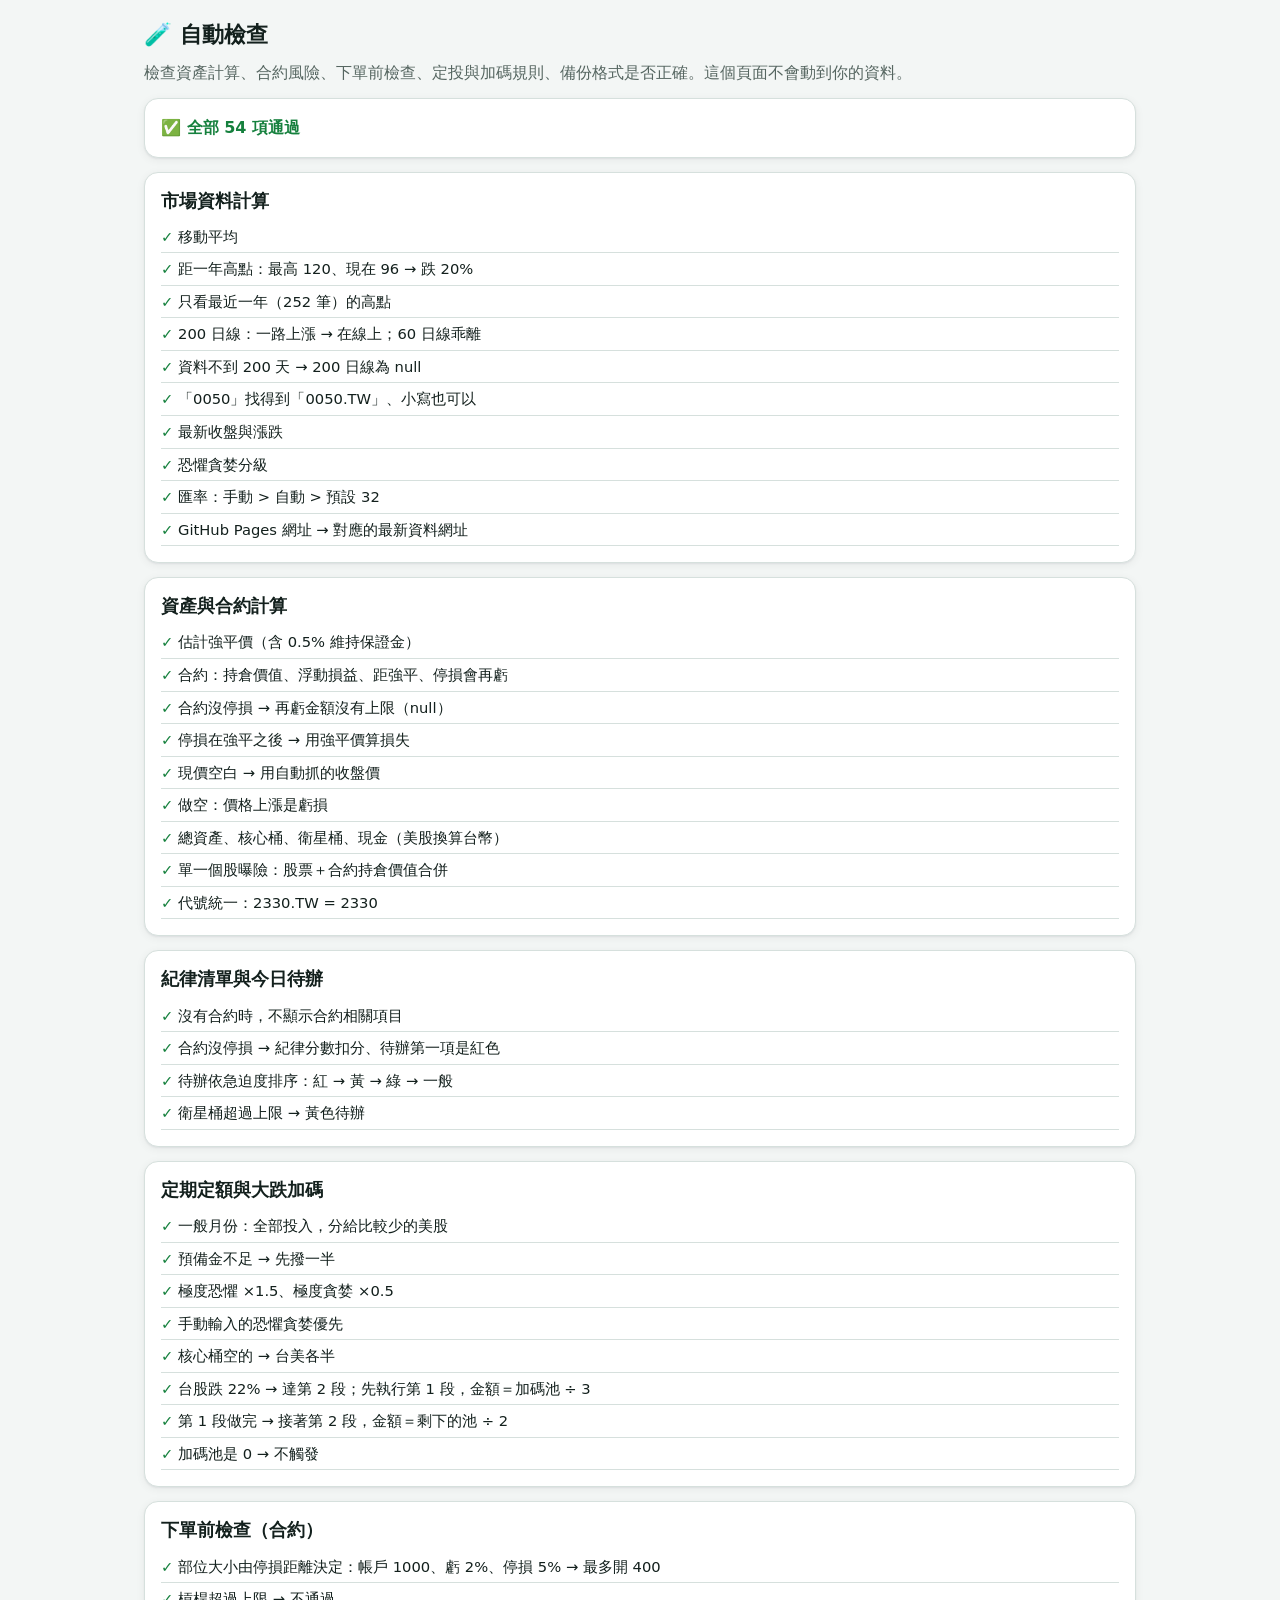
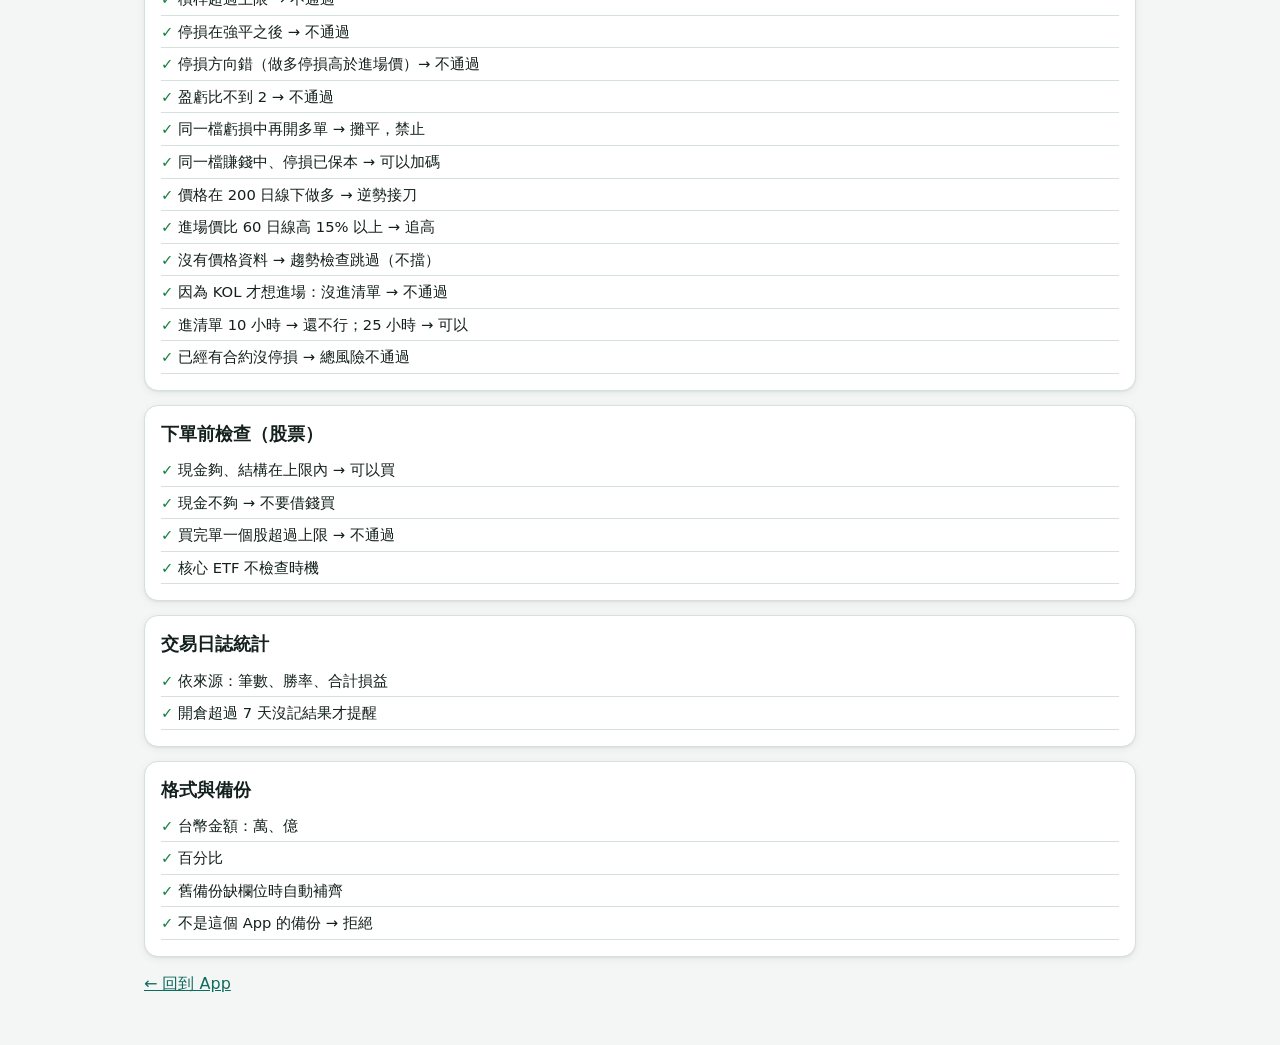
<file: tests/tests.html>
<!doctype html>
<html lang="zh-Hant">
<head>
  <meta charset="utf-8">
  <meta name="viewport" content="width=device-width, initial-scale=1">
  <title>自動檢查 · 投資儀表板</title>
  <link rel="stylesheet" href="../css/style.css">
  <style>
    .t-ok { color: var(--ok); }
    .t-bad { color: var(--bad); }
    .t-row { padding: 4px 0; border-bottom: 1px solid var(--border); font-size: .92rem; }
    .t-msg { color: var(--bad); font-size: .85rem; margin-left: 1.6em; }
  </style>
</head>
<body style="padding-bottom:16px">
  <main class="container">
    <h1>🧪 自動檢查</h1>
    <p class="muted">檢查資產計算、合約風險、下單前檢查、定投與加碼規則、備份格式是否正確。這個頁面不會動到你的資料。</p>
    <div id="summary" class="card">執行中……</div>
    <div id="out"></div>
    <p><a href="../index.html">← 回到 App</a></p>
  </main>
  <script type="module" src="tests.js"></script>
</body>
</html>
</file>
<file: css/style.css>
/* ===== 顏色與尺寸（淺色／深色模式各一組） ===== */
:root {
  color-scheme: light;
  --bg: #f3f6f5;
  --surface: #ffffff;
  --surface-2: #edf2f1;
  --text: #13201d;
  --muted: #566661;
  --border: #d6e0dd;
  --primary: #0f6b5e;
  --primary-ink: #ffffff;
  --primary-soft: #dcefeb;
  --ok: #15803d;
  --ok-soft: #dcf5e4;
  --bad: #c62828;
  --bad-soft: #fde4e4;
  --warn: #9a5800;
  --warn-soft: #fff1d6;
  /* 漲跌（台灣習慣：漲紅跌綠） */
  --up: #c62828;
  --down: #15803d;
  /* 圖表：資料系列（已用色弱檢查工具驗證）與狀態色 */
  --s1: #2a78d6;
  --s2: #eb6834;
  --s3: #1baf7a;
  --st-good: #0ca30c;
  --st-warn: #fab219;
  --st-serious: #ec835a;
  --st-bad: #d03b3b;
  --spark: #9aa6a3;
  --grid: #e3e8e6;
  --axis: #c3cbc8;
  --track: #e6ecea;
  --shadow: 0 1px 2px rgba(16, 24, 40, .06), 0 2px 10px rgba(16, 24, 40, .06);
  --radius: 14px;
  --tabbar-h: 62px;
  --font: system-ui, -apple-system, "Segoe UI", "Noto Sans TC", "Microsoft JhengHei", "PingFang TC", sans-serif;
}

@media (prefers-color-scheme: dark) {
  :root {
    color-scheme: dark;
    --bg: #0e1513;
    --surface: #17201e;
    --surface-2: #1f2a28;
    --text: #e5eeeb;
    --muted: #9bb0aa;
    --border: #2b3936;
    --primary: #4fc3ad;
    --primary-ink: #06221d;
    --primary-soft: #173a34;
    --ok: #4ade80;
    --ok-soft: #12351f;
    --bad: #f87171;
    --bad-soft: #3d1717;
    --warn: #fbbf24;
    --warn-soft: #3a2a0a;
    --up: #f87171;
    --down: #4ade80;
    --s1: #3987e5;
    --s2: #d95926;
    --s3: #199e70;
    --spark: #5d6c68;
    --grid: #26302e;
    --axis: #3a4643;
    --track: #26312f;
    --shadow: 0 1px 2px rgba(0, 0, 0, .3), 0 2px 10px rgba(0, 0, 0, .25);
  }
}

/* ===== 基本 ===== */
* { box-sizing: border-box; }
html { -webkit-text-size-adjust: 100%; }
body {
  margin: 0;
  background: var(--bg);
  color: var(--text);
  font-family: var(--font);
  font-size: 16px;
  line-height: 1.6;
  padding-bottom: calc(var(--tabbar-h) + env(safe-area-inset-bottom, 0px) + 16px);
}
a { color: var(--primary); }
h1, h2, h3 { line-height: 1.3; margin: 0 0 .5em; }
h1 { font-size: 1.4rem; }
h2 { font-size: 1.12rem; }
h3 { font-size: .98rem; }
p { margin: 0 0 .75em; }
button, input, select, textarea { font: inherit; color: inherit; }
img, svg { max-width: 100%; }
.muted { color: var(--muted); }
.small { font-size: .875rem; }
.center { text-align: center; }
.hidden { display: none !important; }
.up { color: var(--up); font-weight: 600; }
.down { color: var(--down); font-weight: 600; }

.container {
  max-width: 1040px;
  margin: 0 auto;
  padding: 16px;
  outline: none;
}

/* ===== 頂部列 ===== */
.topbar {
  position: sticky;
  top: 0;
  z-index: 20;
  display: flex;
  align-items: center;
  justify-content: space-between;
  gap: 8px;
  padding: 10px 16px;
  padding-top: calc(10px + env(safe-area-inset-top, 0px));
  background: var(--surface);
  border-bottom: 1px solid var(--border);
}
.brand {
  font-weight: 700;
  font-size: 1.1rem;
  color: var(--text);
  text-decoration: none;
  white-space: nowrap;
}
.topbar-right { display: flex; align-items: center; gap: 6px; }
.topnav { display: none; }

/* ===== 底部導覽（手機） ===== */
.tabbar {
  position: fixed;
  left: 0;
  right: 0;
  bottom: 0;
  z-index: 20;
  display: flex;
  justify-content: center;
  background: var(--surface);
  border-top: 1px solid var(--border);
  padding-bottom: env(safe-area-inset-bottom, 0px);
}
.tabbar a, .tabbar button {
  flex: 1;
  max-width: 160px;
  height: var(--tabbar-h);
  display: flex;
  flex-direction: column;
  align-items: center;
  justify-content: center;
  gap: 2px;
  color: var(--muted);
  text-decoration: none;
  font-size: .78rem;
  background: none;
  border: none;
  cursor: pointer;
}
.tabbar .tab-icon { font-size: 1.3rem; line-height: 1; filter: grayscale(.6); }
.tabbar .active { color: var(--primary); font-weight: 700; }
.tabbar .active .tab-icon { filter: none; }

.sheet {
  position: fixed;
  inset: 0;
  z-index: 30;
  background: rgba(8, 12, 20, .45);
  display: flex;
  align-items: flex-end;
}
.sheet[hidden] { display: none; }
.sheet-card {
  width: 100%;
  background: var(--surface);
  border-radius: 18px 18px 0 0;
  padding: 12px 12px calc(var(--tabbar-h) + env(safe-area-inset-bottom, 0px) + 8px);
  display: grid;
  grid-template-columns: repeat(3, 1fr);
  gap: 8px;
}
.sheet-card a {
  display: flex;
  flex-direction: column;
  align-items: center;
  gap: 4px;
  padding: 12px 4px;
  border-radius: 12px;
  background: var(--surface-2);
  color: var(--text);
  text-decoration: none;
  font-weight: 600;
  font-size: .9rem;
}
.sheet-card a span { font-size: 1.3rem; }
.sheet-card a.active { outline: 2px solid var(--primary); }

/* ===== 卡片與版面 ===== */
.card {
  background: var(--surface);
  border: 1px solid var(--border);
  border-radius: var(--radius);
  box-shadow: var(--shadow);
  padding: 16px;
  margin-bottom: 14px;
  min-width: 0;
}
.card > :last-child { margin-bottom: 0; }
.card-head {
  display: flex;
  align-items: center;
  justify-content: space-between;
  gap: 8px;
  margin-bottom: 10px;
}
.card-head h2, .card-head h3 { margin: 0; }
.page-head { margin: 4px 0 14px; }
.page-head p { color: var(--muted); margin: 0; font-size: .92rem; }
.row { display: flex; align-items: center; gap: 6px; flex-wrap: wrap; }
.row.between { justify-content: space-between; }
.grid-2 { display: grid; grid-template-columns: 1fr 1fr; gap: 10px; }
.grid-3 { display: grid; grid-template-columns: repeat(3, 1fr); gap: 8px; }
.grid-2.wide { grid-template-columns: 1fr; gap: 0; }
.grid-2.wide > * { min-width: 0; }
.big-num { font-size: 2rem; font-weight: 700; line-height: 1.2; margin: 0 0 4px; }
.big-sub { font-size: 1.05rem; font-weight: 700; }
.note {
  padding: 10px 12px;
  border-radius: 10px;
  background: var(--primary-soft);
  color: var(--text);
  font-size: .9rem;
  margin: 10px 0 0;
}
.note.warn { background: var(--warn-soft); }
.note.ok { background: var(--ok-soft); }
.stat {
  background: var(--surface-2);
  border-radius: 12px;
  padding: 10px 8px;
  text-align: center;
  min-width: 0;
}
.stat .sv { font-size: 1.25rem; font-weight: 700; line-height: 1.3; overflow-wrap: anywhere; }
.stat .sl { color: var(--muted); font-size: .8rem; line-height: 1.4; }
.sep { border: none; border-top: 1px solid var(--border); margin: 16px 0; }

/* ===== 按鈕 ===== */
.btn {
  display: inline-flex;
  align-items: center;
  justify-content: center;
  gap: 6px;
  min-height: 44px;
  padding: 8px 16px;
  border-radius: 10px;
  border: 1px solid var(--border);
  background: var(--surface);
  color: var(--text);
  font-weight: 600;
  cursor: pointer;
  text-decoration: none;
  transition: transform .05s, background .15s;
  -webkit-tap-highlight-color: transparent;
}
.btn:active { transform: scale(.98); }
.btn:disabled { opacity: .45; cursor: not-allowed; }
.btn.primary { background: var(--primary); border-color: var(--primary); color: var(--primary-ink); }
.btn.ghost { background: transparent; }
.btn.danger { color: var(--bad); border-color: var(--bad); background: transparent; }
.btn.block { display: flex; width: 100%; margin-top: 8px; }
.btn.sm { min-height: 36px; padding: 4px 12px; font-size: .9rem; }
.btn:focus-visible, .icon-btn:focus-visible, a:focus-visible, button:focus-visible, svg:focus-visible {
  outline: 3px solid var(--primary);
  outline-offset: 2px;
}
.actions { display: flex; flex-wrap: wrap; gap: 10px; margin-top: 14px; }
.actions .btn { flex: 1 1 auto; }
.icon-btn {
  display: inline-flex;
  align-items: center;
  justify-content: center;
  min-width: 40px;
  height: 40px;
  border-radius: 10px;
  background: transparent;
  text-decoration: none;
  font-size: 1.15rem;
}
.icon-btn:hover { background: var(--surface-2); }
.icon-btn.active { background: var(--primary-soft); }

/* ===== 小標籤 ===== */
.chip {
  display: inline-flex;
  align-items: center;
  gap: 4px;
  padding: 2px 10px;
  border-radius: 999px;
  background: var(--surface-2);
  color: var(--muted);
  font-size: .8rem;
  font-weight: 600;
  white-space: nowrap;
  text-decoration: none;
}
.chip:empty { display: none; }
.chip.primary { background: var(--primary-soft); color: var(--primary); }
.chip.ok { background: var(--ok-soft); color: var(--ok); }
.chip.bad { background: var(--bad-soft); color: var(--bad); }
.chip.warn { background: var(--warn-soft); color: var(--warn); }

/* ===== 今日待辦 ===== */
.todos { display: grid; gap: 8px; }
.todo {
  display: flex;
  align-items: center;
  gap: 10px;
  padding: 10px 12px;
  border-radius: 12px;
  background: var(--surface-2);
  border-left: 4px solid var(--border);
  color: inherit;
  text-decoration: none;
}
.todo.lv-bad { border-left-color: var(--st-bad); background: var(--bad-soft); }
.todo.lv-warn { border-left-color: var(--st-warn); background: var(--warn-soft); }
.todo.lv-good { border-left-color: var(--st-good); background: var(--ok-soft); }
.todo.lv-info { border-left-color: var(--primary); }
.todo .ti { font-size: 1.2rem; width: 26px; text-align: center; flex: none; }
.todo .tb { flex: 1; min-width: 0; display: flex; flex-direction: column; }
.todo .tt { font-weight: 700; }
.todo .td { color: var(--muted); font-size: .86rem; }
.todo .arrow { color: var(--muted); font-size: 1.2rem; }

/* ===== 紀律清單 ===== */
.discs { display: grid; }
.disc {
  display: grid;
  grid-template-columns: 24px 1fr auto;
  align-items: center;
  gap: 8px;
  padding: 8px 2px;
  border-bottom: 1px solid var(--border);
  color: inherit;
  text-decoration: none;
  font-size: .93rem;
}
.disc:last-child { border-bottom: none; }
.disc .dk {
  width: 22px;
  height: 22px;
  border-radius: 50%;
  display: inline-flex;
  align-items: center;
  justify-content: center;
  font-size: .8rem;
  font-weight: 800;
  color: #fff;
}
.disc .dk.good { background: var(--st-good); }
.disc .dk.warn { background: var(--st-warn); color: #0b0b0b; }
.disc .dk.bad { background: var(--st-bad); }
.disc .dv { color: var(--muted); font-size: .85rem; text-align: right; }

/* ===== 下單前檢查 ===== */
.checks { list-style: none; margin: 10px 0 0; padding: 0; }
.checks li { display: flex; gap: 10px; padding: 7px 0; border-bottom: 1px solid var(--border); font-size: .93rem; }
.checks li:last-child { border-bottom: none; }
.checks li.grp { font-weight: 700; color: var(--muted); font-size: .8rem; padding-top: 14px; border-bottom: none; }
.checks .ck {
  flex: none;
  width: 22px;
  height: 22px;
  border-radius: 50%;
  display: inline-flex;
  align-items: center;
  justify-content: center;
  font-size: .78rem;
  font-weight: 800;
  color: #fff;
  margin-top: 2px;
}
.checks .ok .ck { background: var(--st-good); }
.checks .no .ck { background: var(--st-bad); }
.checks .skip .ck { background: var(--track); color: var(--muted); }
.checks .no b { color: var(--bad); }
.big-seg { margin-bottom: 14px; }
.big-seg button { min-width: 110px; }

/* ===== 數字卡片 ===== */
.tiles { display: grid; grid-template-columns: repeat(2, 1fr); gap: 8px; margin-bottom: 10px; }
.tile { background: var(--surface-2); border-radius: 12px; padding: 10px 12px; min-width: 0; }
.tile .tl { color: var(--muted); font-size: .82rem; }
.tile .tv { font-size: 1.2rem; font-weight: 700; line-height: 1.3; overflow-wrap: anywhere; }
.tile .spark { display: block; width: 100%; height: auto; max-height: 48px; margin: 4px 0; }
.mini-list { list-style: none; margin: 10px 0 0; padding: 0; }
.mini-list li { display: flex; justify-content: space-between; gap: 10px; padding: 5px 0; border-bottom: 1px solid var(--border); font-size: .92rem; }
.mini-list li:last-child { border-bottom: none; }
.mini-list li span { color: var(--muted); }
.mini-list li b { text-align: right; font-weight: 600; }
.rule-map { margin: 0; padding-left: 1.2em; font-size: .93rem; }
.rule-map li { margin: 3px 0; }
.steps { padding-left: 1.4em; margin: 0; }
.steps li { margin-bottom: 10px; }

/* ===== 圖表 ===== */
.legend { display: flex; flex-wrap: wrap; gap: 4px 14px; font-size: .82rem; color: var(--muted); margin-bottom: 4px; }
.legend span { display: inline-flex; align-items: center; gap: 6px; }
.legend i { width: 14px; height: 2px; border-radius: 1px; display: inline-block; }
.chart-wrap { position: relative; }
.chart-wrap svg { display: block; width: 100%; height: auto; overflow: visible; touch-action: pan-y; }
.chart-wrap .grid { stroke: var(--grid); stroke-width: 1; }
.chart-wrap .axis { stroke: var(--axis); stroke-width: 1; }
.chart-wrap .tick { fill: var(--muted); font-size: 11px; font-variant-numeric: tabular-nums; }
.chart-wrap .cross { stroke: var(--muted); stroke-width: 1; }
.chart-wrap .ring { stroke: var(--surface); stroke-width: 2; }
.chart-tip {
  position: absolute;
  pointer-events: none;
  background: var(--surface);
  border: 1px solid var(--border);
  box-shadow: var(--shadow);
  border-radius: 8px;
  padding: 6px 10px;
  font-size: .8rem;
  white-space: nowrap;
  transform: translate(-50%, 0);
  z-index: 5;
}
.chart-tip .tip-date { color: var(--muted); margin-bottom: 2px; }
.chart-tip .tr { display: flex; align-items: center; gap: 6px; }
.chart-tip .tr i { width: 12px; height: 2px; display: inline-block; }
.chart-tip .tr span { color: var(--muted); }
details.table-view { margin-top: 8px; font-size: .85rem; }
details.table-view summary { cursor: pointer; color: var(--muted); }
.table-scroll { overflow-x: auto; }
table.data { width: 100%; border-collapse: collapse; margin-top: 6px; font-variant-numeric: tabular-nums; font-size: .9rem; }
table.data th, table.data td { padding: 6px; border-bottom: 1px solid var(--border); text-align: right; white-space: nowrap; }
table.data th { color: var(--muted); font-weight: 600; font-size: .82rem; }
table.data th:first-child, table.data td:first-child { text-align: left; }

/* 堆疊橫條：片段之間 2px 空隙 */
.stack { display: flex; gap: 2px; height: 14px; margin: 10px 0 8px; }
.stack span { display: block; min-width: 4px; }
.stack span:first-child { border-radius: 4px 0 0 4px; }
.stack span:last-child { border-radius: 0 4px 4px 0; }
.stack span:only-child { border-radius: 4px; }
.stack-legend { display: grid; gap: 4px; font-size: .9rem; }
.stack-legend div { display: grid; grid-template-columns: 12px auto 44px 1fr; align-items: center; gap: 8px; }
.stack-legend i { width: 10px; height: 10px; border-radius: 2px; }
.stack-legend b { text-align: right; font-variant-numeric: tabular-nums; }
.stack-legend .muted { text-align: right; }

/* 量表 */
.meter { position: relative; height: 10px; border-radius: 999px; background: var(--track); margin: 6px 0; }
.meter .fill { position: absolute; left: 0; top: 0; bottom: 0; border-radius: 999px; }
.meter .cap, .hb-track .cap { position: absolute; top: -4px; bottom: -4px; width: 2px; background: var(--text); transform: translateX(-1px); border-radius: 1px; }
.meter-ticks { position: relative; height: 16px; font-size: .74rem; color: var(--muted); }
.meter-ticks span { position: absolute; transform: translateX(-50%); white-space: nowrap; }
.meter-ticks span:first-child:last-child { transform: translateX(-50%); }
.st-neutral { background: var(--s1); }
.st-good { background: var(--st-good); }
.st-warn { background: var(--st-warn); }
.st-serious { background: var(--st-serious); }
.st-bad { background: var(--st-bad); }
.dd-block { margin-bottom: 14px; }

/* 橫向長條 */
.hbars { display: grid; gap: 8px; margin-bottom: 8px; }
.hb-row { display: grid; grid-template-columns: minmax(70px, 30%) 1fr; align-items: center; gap: 10px; }
.hb-label { font-size: .88rem; overflow: hidden; text-overflow: ellipsis; white-space: nowrap; }
.hb-track { position: relative; height: 18px; margin-right: 112px; }
.hb-bar { position: absolute; left: 0; top: 2px; height: 14px; border-radius: 0 4px 4px 0; background: var(--s1); min-width: 2px; }
.hb-bar.st-bad { background: var(--st-bad); }
.hb-val { position: absolute; top: 0; z-index: 1; margin-left: 4px; padding: 0 4px; background: var(--surface); border-radius: 4px; font-size: .8rem; white-space: nowrap; color: var(--text); font-variant-numeric: tabular-nums; }
.cap-legend { height: 14px; }
.cap-legend .cap-label { position: absolute; transform: translateX(-50%); font-size: .74rem; color: var(--muted); white-space: nowrap; }

/* ===== 標的切換 ===== */
.sym-pick { display: flex; gap: 6px; overflow-x: auto; padding-bottom: 6px; margin-bottom: 6px; }
.sym-pick button {
  flex: none;
  border: 1px solid var(--border);
  background: var(--surface);
  border-radius: 999px;
  padding: 4px 12px;
  min-height: 34px;
  font-size: .85rem;
  cursor: pointer;
}
.sym-pick button.on { background: var(--primary); border-color: var(--primary); color: var(--primary-ink); }

.segmented {
  display: inline-flex;
  background: var(--surface-2);
  border-radius: 10px;
  padding: 3px;
  gap: 2px;
}
.segmented button {
  border: none;
  background: transparent;
  padding: 6px 14px;
  min-height: 38px;
  border-radius: 8px;
  cursor: pointer;
  font-weight: 600;
  color: var(--muted);
}
.segmented button.on { background: var(--surface); color: var(--text); box-shadow: var(--shadow); }

/* ===== 清單 ===== */
.list { list-style: none; margin: 0; padding: 0; }
.list-item { display: flex; align-items: flex-start; gap: 10px; padding: 12px 2px; border-bottom: 1px solid var(--border); }
.list-item:last-child { border-bottom: none; }
.list-item .li-main { flex: 1; min-width: 0; }
.list-item .li-title { font-weight: 600; display: flex; flex-wrap: wrap; align-items: center; gap: 6px; }
.list-item .li-sub { color: var(--muted); font-size: .88rem; overflow-wrap: anywhere; }
.list-item .li-side { display: flex; flex-direction: column; align-items: flex-end; gap: 6px; flex: none; }

/* 可展開的持倉列 */
.row-card { border: 1px solid var(--border); border-radius: 12px; margin-bottom: 8px; background: var(--surface-2); }
.row-card summary { cursor: pointer; padding: 10px 12px; font-weight: 600; list-style-position: inside; }
.row-card[open] summary { border-bottom: 1px solid var(--border); }
.row-card .form-grid { padding: 12px 12px 0; }
.row-card > .btn { margin: 0 12px 12px; }

.lock { text-align: center; padding: 8px 0; }
.months { display: flex; flex-wrap: wrap; gap: 6px; margin-top: 12px; }
.months span { font-size: .8rem; padding: 2px 8px; border-radius: 999px; background: var(--surface-2); color: var(--muted); }
.months span.on { background: var(--ok-soft); color: var(--ok); font-weight: 700; }
.buy-lines { display: grid; gap: 6px; margin: 12px 0 4px; }
.buy-line { display: flex; justify-content: space-between; align-items: center; gap: 10px; padding: 10px 12px; border-radius: 10px; background: var(--primary-soft); }
.done-row { margin-top: 10px; border-top: 1px solid var(--border); padding-top: 12px; }

/* ===== 表單 ===== */
.form-grid { display: grid; grid-template-columns: 1fr 1fr; gap: 0 12px; }
.form-grid .span-2 { grid-column: 1 / -1; }
.field { display: block; margin-bottom: 12px; min-width: 0; }
.field > span { display: block; font-weight: 600; margin-bottom: 4px; font-size: .9rem; }
.field > small { display: block; margin-top: 3px; line-height: 1.4; }
.check-field { display: flex; align-items: center; gap: 8px; padding-top: 26px; }
.check-field input { width: 22px; height: 22px; }
.check-field span { margin: 0; }
.group-title { margin-top: 14px; color: var(--muted); font-size: .88rem; }
.inline-field { margin-top: 10px; }
input[type="text"], input[type="number"], input[type="date"], textarea, select {
  width: 100%;
  padding: 9px 12px;
  border: 1px solid var(--border);
  border-radius: 10px;
  background: var(--surface);
  min-height: 44px;
}
textarea { min-height: 64px; resize: vertical; line-height: 1.5; }
input:focus, textarea:focus, select:focus { outline: 2px solid var(--primary); outline-offset: 0; border-color: var(--primary); }
.switch-row { display: flex; align-items: center; justify-content: space-between; gap: 12px; padding: 8px 0; cursor: pointer; }
.switch-row input[type="checkbox"] { width: 24px; height: 24px; flex: none; }

/* ===== 提示與彈出視窗 ===== */
#toast-root {
  position: fixed;
  left: 50%;
  bottom: calc(var(--tabbar-h) + env(safe-area-inset-bottom, 0px) + 12px);
  transform: translateX(-50%);
  z-index: 60;
  display: grid;
  gap: 8px;
  width: min(92vw, 420px);
}
.toast {
  background: var(--text);
  color: var(--bg);
  padding: 10px 14px;
  border-radius: 12px;
  box-shadow: var(--shadow);
  font-weight: 600;
  animation: toast-in .25s ease;
}
@keyframes toast-in { from { transform: translateY(10px); opacity: 0; } to { transform: none; opacity: 1; } }
.modal-overlay {
  position: fixed;
  inset: 0;
  z-index: 70;
  background: rgba(8, 12, 20, .55);
  display: flex;
  align-items: center;
  justify-content: center;
  padding: 16px;
}
.modal {
  background: var(--surface);
  border-radius: 16px;
  width: min(100%, 440px);
  max-height: 90vh;
  overflow: auto;
  padding: 20px;
  box-shadow: 0 10px 40px rgba(0, 0, 0, .3);
}
.banner { max-width: 1040px; margin: 10px auto 0; padding: 0 16px; }
.banner > div { padding: 10px 12px; border-radius: 10px; background: var(--warn-soft); font-size: .9rem; }

/* ===== 手機窄螢幕 ===== */
@media (max-width: 420px) {
  .form-grid { grid-template-columns: 1fr; }
  .big-num { font-size: 1.7rem; }
  .stat .sv { font-size: 1.05rem; }
  .hb-track { margin-right: 96px; }
}

/* ===== 寬螢幕：上方導覽、兩欄 ===== */
@media (min-width: 900px) {
  body { padding-bottom: 24px; }
  .tabbar, .sheet { display: none !important; }
  .topnav { display: flex; gap: 2px; flex: 1; justify-content: center; }
  .topnav a {
    padding: 6px 12px;
    border-radius: 8px;
    color: var(--muted);
    text-decoration: none;
    font-weight: 600;
    font-size: .95rem;
  }
  .topnav a:hover { background: var(--surface-2); }
  .topnav a.active { background: var(--primary-soft); color: var(--primary); }
  #toast-root { bottom: 24px; }
  .container { padding: 20px 24px; }
  .grid-2.wide { grid-template-columns: 1fr 1fr; gap: 14px; align-items: start; }
  .tiles { grid-template-columns: repeat(3, 1fr); }
  .card .tiles:has(> .tile:nth-child(4):last-child) { grid-template-columns: repeat(4, 1fr); }
}
</file>
